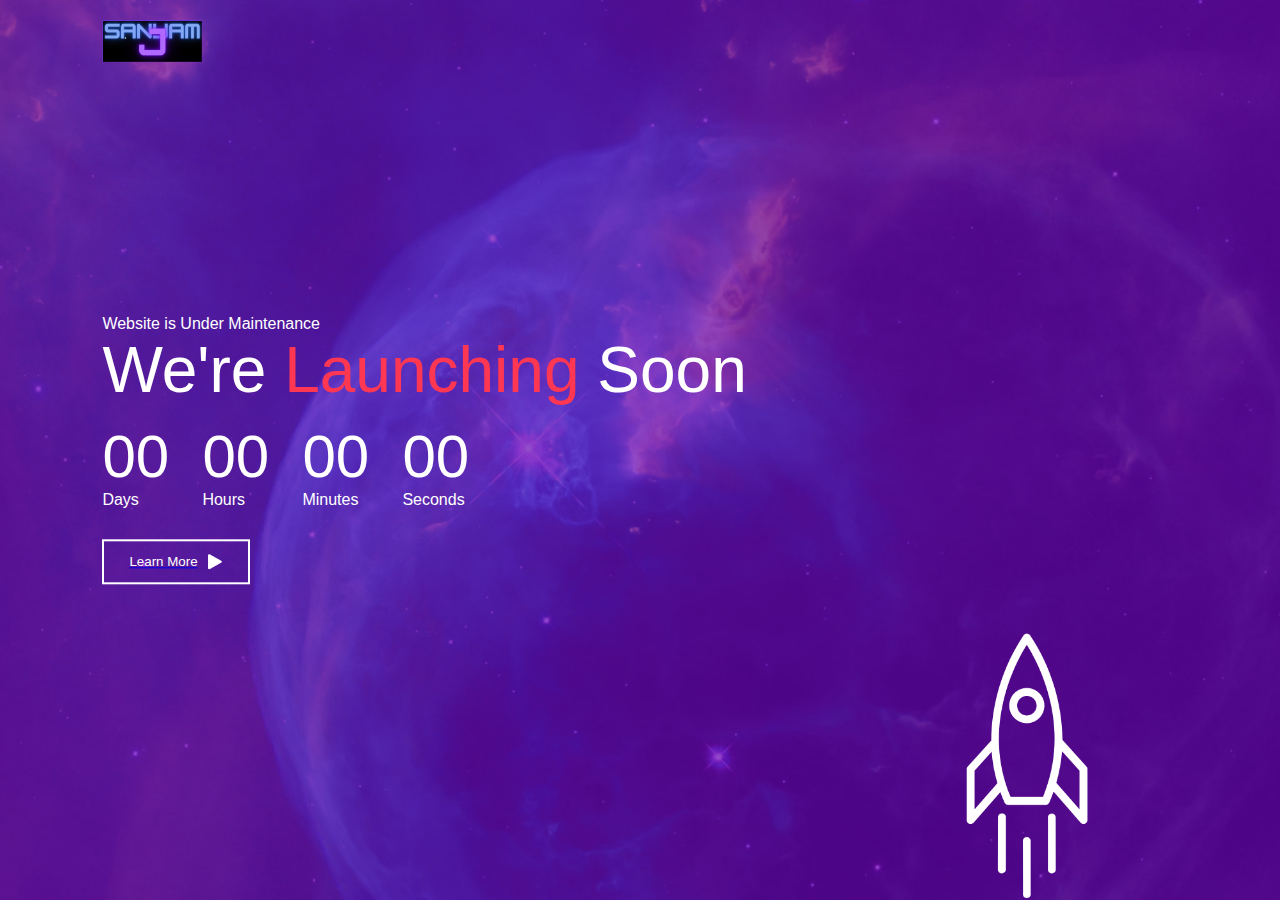
<file: Coming soon web page/index.html>
<!DOCTYPE html>
<html lang="en">
<head>
    <meta charset="UTF-8">
    <meta name="viewport" content="width=device-width, initial-scale=1.0">
    <title>Coming Soon Page!</title>
    <link rel="stylesheet" href="style.css" type="text/css">
</head>
<body>
    <div class="container">
        <img src="logo2.png" class="logo">
        <div class="content">
            <p>Website is Under Maintenance</p>
            <h1>We're <span>Launching</span> Soon</h1>
            <div class="launch_time">
                <div>
                    <p id="days">00</p>
                    <span>Days</span>
                </div>
                <div>
                    <p id="hours">00</p>
                    <span>Hours</span>
                </div>
                <div>
                    <p id="mins">00</p>
                    <span>Minutes</span>
                </div>
                <div>
                    <p id="secs">00</p>
                    <span>Seconds</span>
                </div>
            </div>

            <a href="../Weather AppV2/index.html">
                <button type="button">Learn More <img src="triangle.png">
                </button>
            </a>
            
        </div>
        <img src="rocket.png" class="rocket">
    </div>
    <script src="script.js"></script>
</body>
</html>
</file>
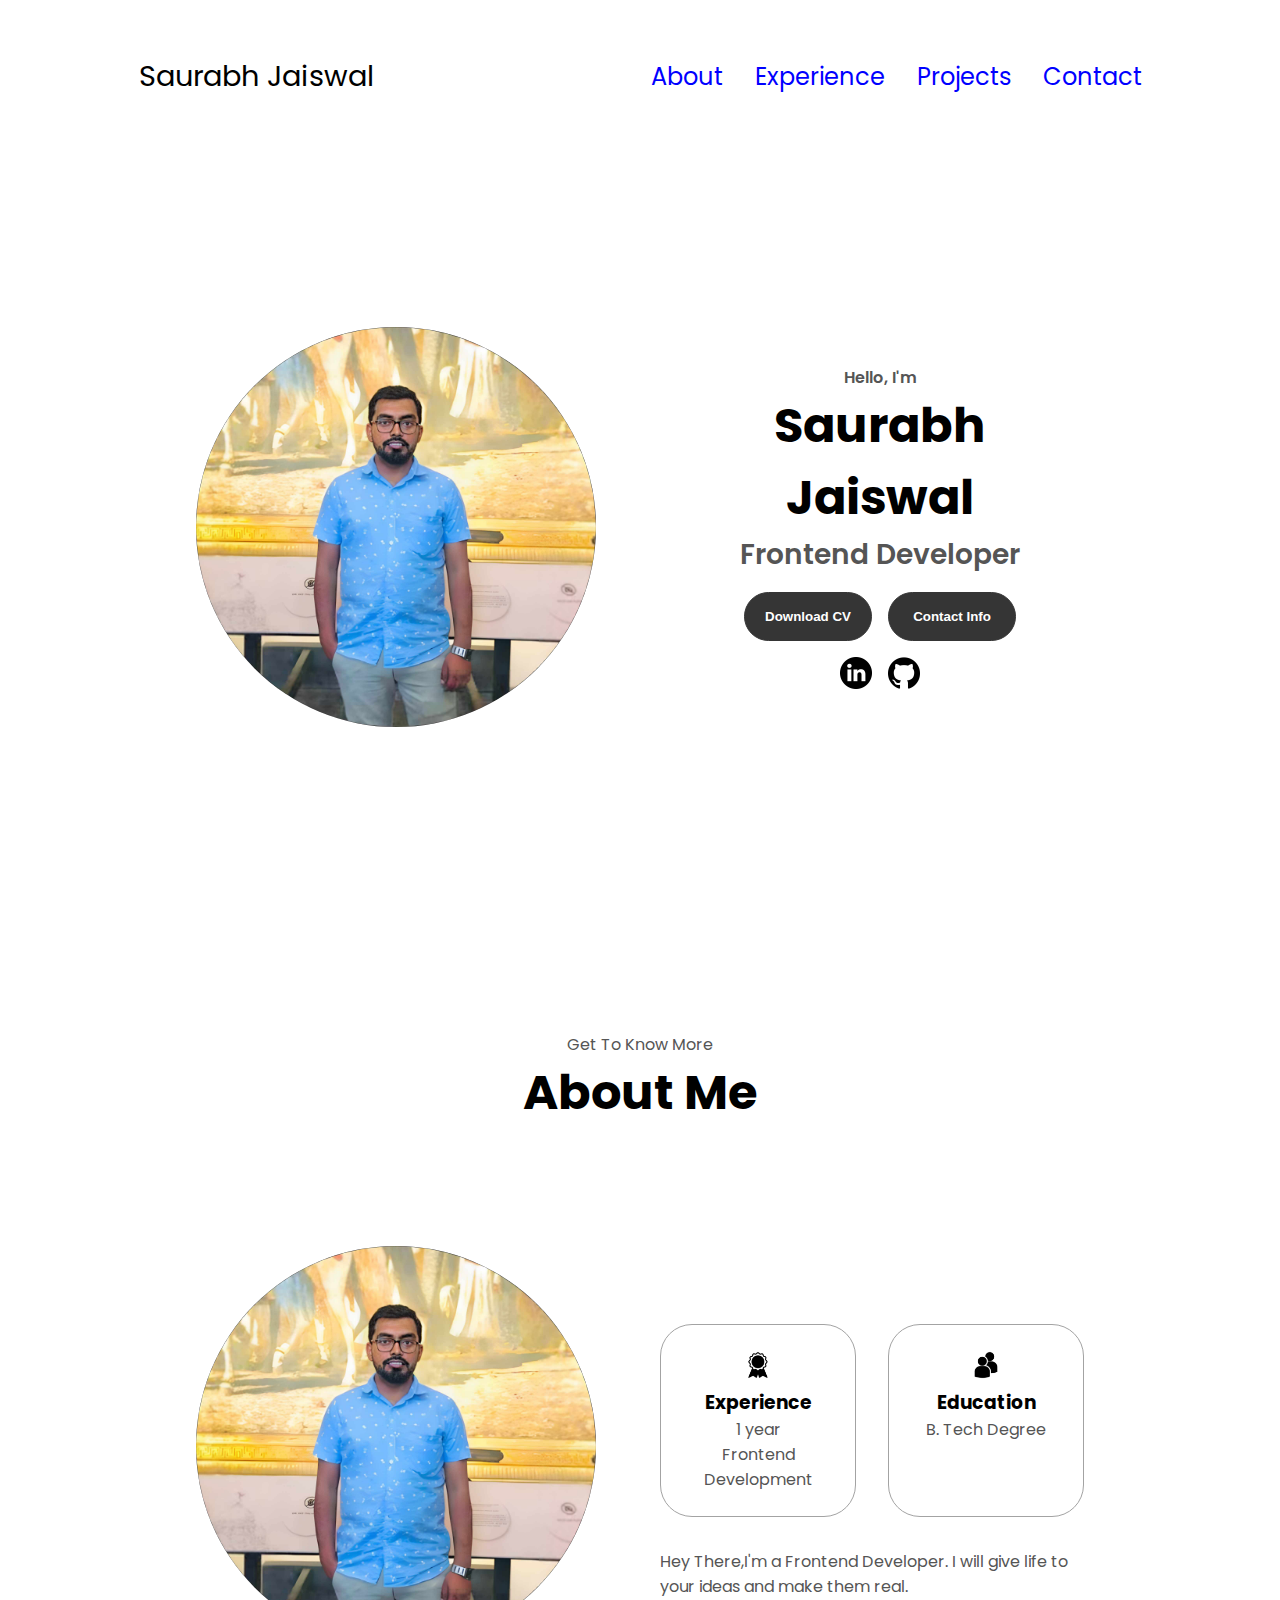
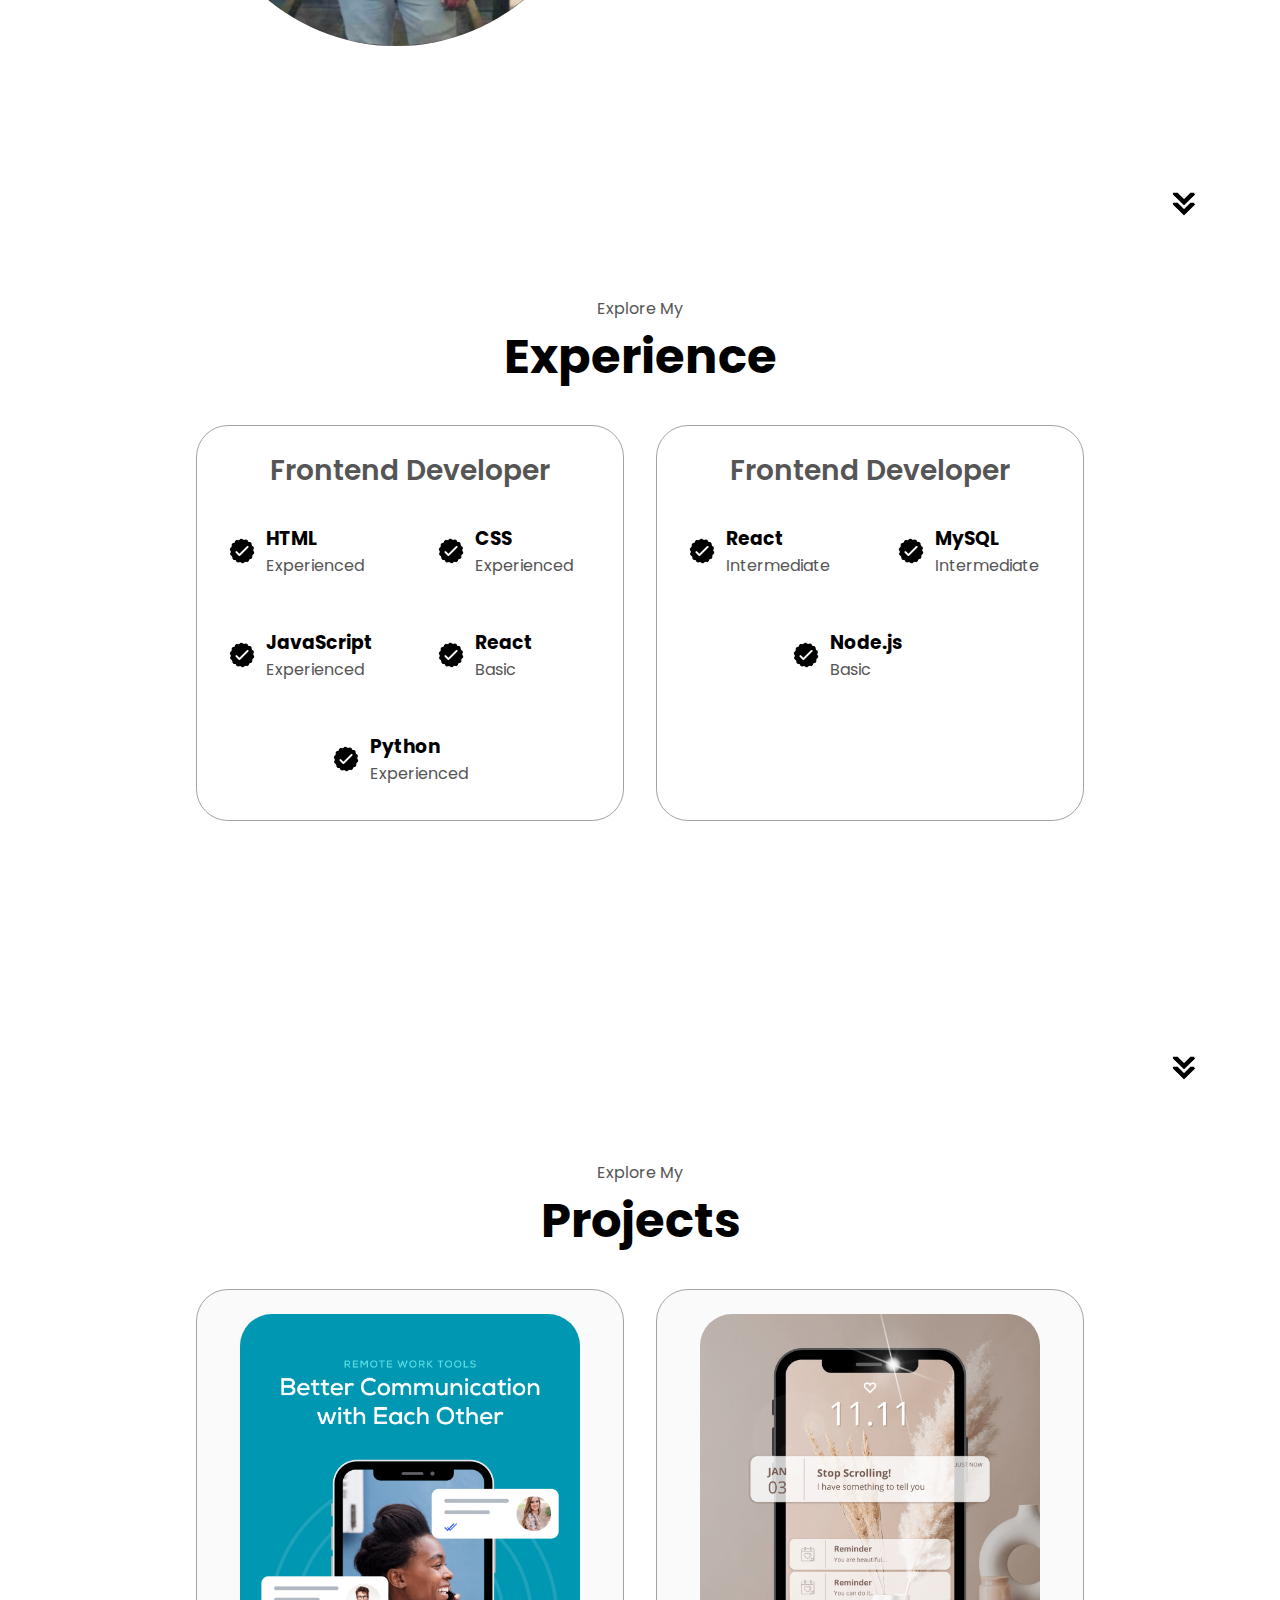
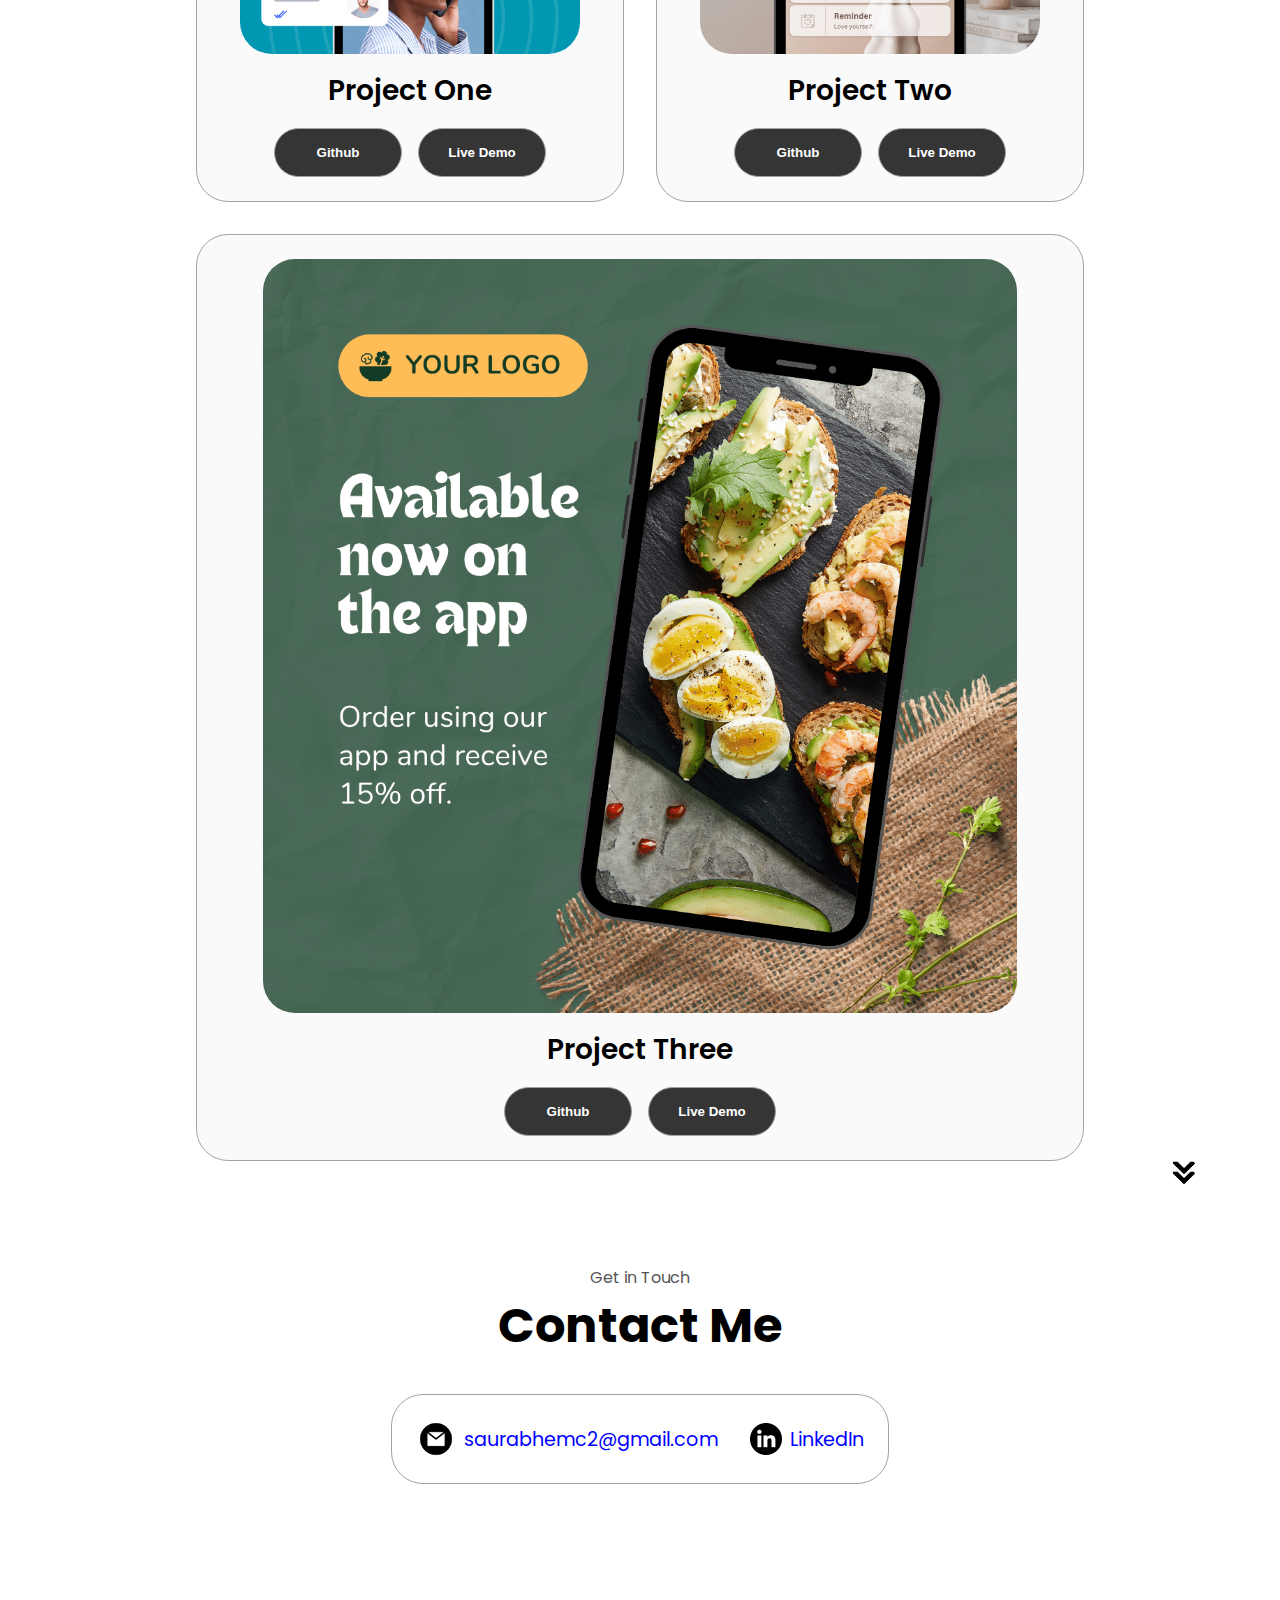
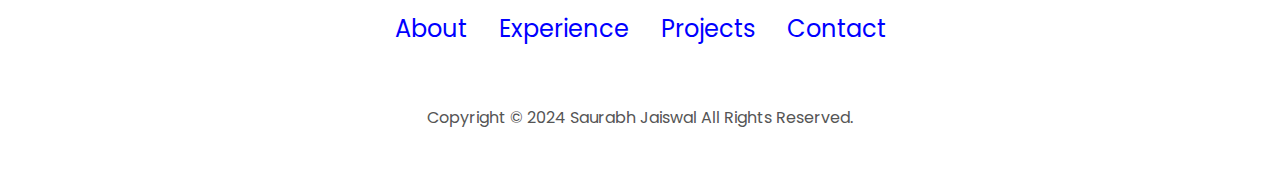
<file: Developer Portfolio/index.html>
<!DOCTYPE html>
<html lang="en">

<head>
    <meta charset="UTF-8">
    <meta name="viewport" content="width=device-width, initial-scale=1.0">
    <title>My Portfolio</title>
    <link rel="stylesheet" href="style.css">
    <link rel="stylesheet" href="mediaqueries.css">
</head>

<body>
    <nav id="desktop-nav">
        <div class="logo">Saurabh Jaiswal</div>
        <div>
            <ul class="nav-links">
                <li><a href="#about">About</a></li>
                <li><a href="#experience">Experience</a></li>
                <li><a href="#projects">Projects</a></li>
                <li><a href="#contact">Contact</a></li>
            </ul>
        </div>
    </nav>
    <nav id="hamburger-nav">
        <div class="logo">Saurabh Jaiswal</div>
        <div class="hamburger-menu">
            <div class="hamburger-icon" onclick="togglemenu()">
                <span></span>
                <span></span>
                <span></span>
            </div>
            <div class="menu-links">
                <li><a href="#about" onclick="togglemenu()">About</a></li>
                <li><a href="#experience" onclick="togglemenu()">Experience</a></li>
                <li><a href="#projects" onclick="togglemenu()">Projects</a></li>
                <li><a href="#contact" onclick="togglemenu()">Contact</a></li>
            </div>
        </div>
    </nav>
    <section id="profile">
        <div class="section_pic_conatiner">
            <img src="assets/profile-pic.png" alt="Saurabh Sanyam Profile" class="section_pic_round">
        </div>
        <div class="section_text">
            <p class="section_text_p1">Hello, I'm</p>
            <h1 class="title">Saurabh Jaiswal</h1>
            <p class="section_text_p2">Frontend Developer</p>
            <div class="btn_container">
                <button class="btn_color_2" onclick="window.open('./assets/Resume.pdf')">
                    Download CV</button>
                <button class="btn_color_1" onclick="location.href='./#contact'">
                    Contact Info</button>
            </div>
            <div id="socials_container">
                <img src="assets/linkedin.png" alt="My LinkedIn Profile" class="icon"
                    onclick="location.href='https://www.linkedin.com/in/sanyam-saurabh/'">
                <img src="assets/github.png" alt="My Github Profile" class="icon"
                    onclick="location.href='https://www.github.com/sanyam-saurabh/'">
            </div>
        </div>

    </section>
    <section id="about">
        <p class="section_text_p1">Get To Know More</p>
        <h1 class="title">About Me</h1>
        <div class="section-container">
            <div class="section_pic_conatiner">
                <img src="assets/profile-pic.png" alt="Profile picture" class="section_pic_round">
            </div>
            <div class="about-details-container">
                <div class="about-containers">
                    <div class="details-container">
                        <img src="assets/experience.png" alt="Experience icon" class="icon">
                        <h3>Experience</h3>
                        <p>1 year <br> Frontend Development</p>
                    </div>
                    <div class="details-container">
                        <img src="assets/education.png" alt="Education icon" class="icon">
                        <h3>Education</h3>
                        <p>B. Tech Degree</p>
                    </div>
                </div>
                <div class="text-container">
                    <p>
                        Hey There,I'm a Frontend Developer.
                        I will give life to your ideas and make them real.
                    </p>
                </div>
            </div>
        </div>
        <img src="assets/arrow.png" alt="Arrow icon" class="icon arrow" onclick="location.href='#experience'">
    </section>
    <section id="experience">
        <p class="section_text_p1">Explore My</p>
        <h1 class="title">Experience</h1>
        <div class="experience-details-container">
            <div class="about-containers">
                <div class="details-container">
                    <h2 class="experience-sub-title">Frontend Developer</h2>
                    <div class="article-container">
                        <article>
                            <img src="assets/checkmark.png" alt="experience" class="icon">
                            <div>
                                <h3>HTML</h3>
                                <p>Experienced</p>
                            </div>
                        </article>
                        <article>
                            <img src="assets/checkmark.png" alt="experience" class="icon">
                            <div>
                                <h3>CSS</h3>
                                <p>Experienced</p>
                            </div>
                        </article>
                        <article>
                            <img src="assets/checkmark.png" alt="experience" class="icon">
                            <div>
                                <h3>JavaScript</h3>
                                <p>Experienced</p>
                            </div>
                        </article>
                        <article>
                            <img src="assets/checkmark.png" alt="experience" class="icon">
                            <div>
                                <h3>React</h3>
                                <p>Basic</p>
                            </div>
                        </article>
                        <article>
                            <img src="assets/checkmark.png" alt="experience" class="icon">
                            <div>
                                <h3>Python</h3>
                                <p>Experienced</p>
                            </div>
                        </article>
                    </div>
                </div>
                <div class="details-container">
                    <h2 class="experience-sub-title">Frontend Developer</h2>
                    <div class="article-container">
                        <article>
                            <img src="assets/checkmark.png" alt="experience" class="icon">
                            <div>
                                <h3>React</h3>
                                <p>Intermediate</p>
                            </div>
                        </article>
                        <article>
                            <img src="assets/checkmark.png" alt="experience" class="icon">
                            <div>
                                <h3>MySQL</h3>
                                <p>Intermediate</p>
                            </div>
                        </article>
                        <article>
                            <img src="assets/checkmark.png" alt="experience" class="icon">
                            <div>
                                <h3>Node.js</h3>
                                <p>Basic</p>
                            </div>
                        </article>
                        
                    </div>
                </div>
            </div>
        </div>
        <img src="assets/arrow.png" alt="Arrow icon" class="icon arrow" onclick="location.href='#projects'">
    </section>
    <section id="projects">
        <p class="section_text_p1">Explore My</p>
        <h1 class="title">Projects</h1>
        <div class="experience-details-container">
            <div class="about-containers">
                <div class="details-container color-container">
                    <div class="article-container">
                        <img src="assets/project-1.png" alt="project-1" class="project-img">
                    </div>
                    <h2 class="experience-sub-title project-title">Project One</h2>
                    <div class="btn_container">
                        <button class="btn btn_color_2 project-btn" onclick="location.href='https://www.github.com/sanyam-saurabh/'">
                        Github
                        </button>
                        <button class="btn btn_color_2 project-btn" onclick="location.href='https://www.github.com/sanyam-saurabh/'">
                        Live Demo
                        </button>
                    </div>
                </div>
                <div class="details-container color-container">
                    <div class="article-container">
                        <img src="assets/project-2.png" alt="project-2" class="project-img">
                    </div>
                    <h2 class="experience-sub-title project-title">Project Two</h2>
                    <div class="btn_container">
                        <button class="btn btn_color_2 project-btn" onclick="location.href='https://www.github.com/sanyam-saurabh/'">
                        Github
                        </button>
                        <button class="btn btn_color_2 project-btn" onclick="location.href='https://www.github.com/sanyam-saurabh/'">
                        Live Demo
                        </button>
                    </div>
                </div>
                <div class="details-container color-container">
                    <div class="article-container">
                        <img src="assets/project-3.png" alt="project-3" class="project-img">
                    </div>
                    <h2 class="experience-sub-title project-title">Project Three</h2>
                    <div class="btn_container">
                        <button class="btn btn_color_2 project-btn" onclick="location.href='https://www.github.com/sanyam-saurabh/'">
                        Github
                        </button>
                        <button class="btn btn_color_2 project-btn" onclick="location.href='https://www.github.com/sanyam-saurabh/'">
                        Live Demo
                        </button>
                    </div>
                </div>

            </div>

        </div>
        <img src="assets/arrow.png" alt="Arrow icon" class="icon arrow" onclick="location.href='#contact'">
    </section>
    <section id="contact">
        <p class="section_text_p1">Get in Touch</p>
        <h1 class="title">Contact Me</h1>
        <div class="contact-info-upper-container">
            <div class="contact-info-container">
                <img src="./assets/email.png" alt="Email icon" class="icon contact-icon email-icon" />
                <p><a href="mailto:saurabhemc2@gmail.com">saurabhemc2@gmail.com</a></p>
            </div>
            <div class="contact-info-container">
                <img src="./assets/linkedin.png" alt="LinkedIn icon" class="icon contact-icon" />
                <p><a href="https://www.linkedin.com/sanyam-saurabh">LinkedIn</a></p>
            </div>
        </div>
    </section>
    <footer>
        <nav>
            <div class="nav-links-container">
                <ul class="nav-links">
                    <li><a href="#about">About</a></li>
                    <li><a href="#experience">Experience</a></li>
                    <li><a href="#projects">Projects</a></li>
                    <li><a href="#contact">Contact</a></li>
                </ul>
            </div>
        </nav>
        <p>Copyright &#169; 2024 Saurabh Jaiswal All Rights Reserved.</p>
    </footer>
    <script src="script.js"></script>
</body>

</html>
</file>
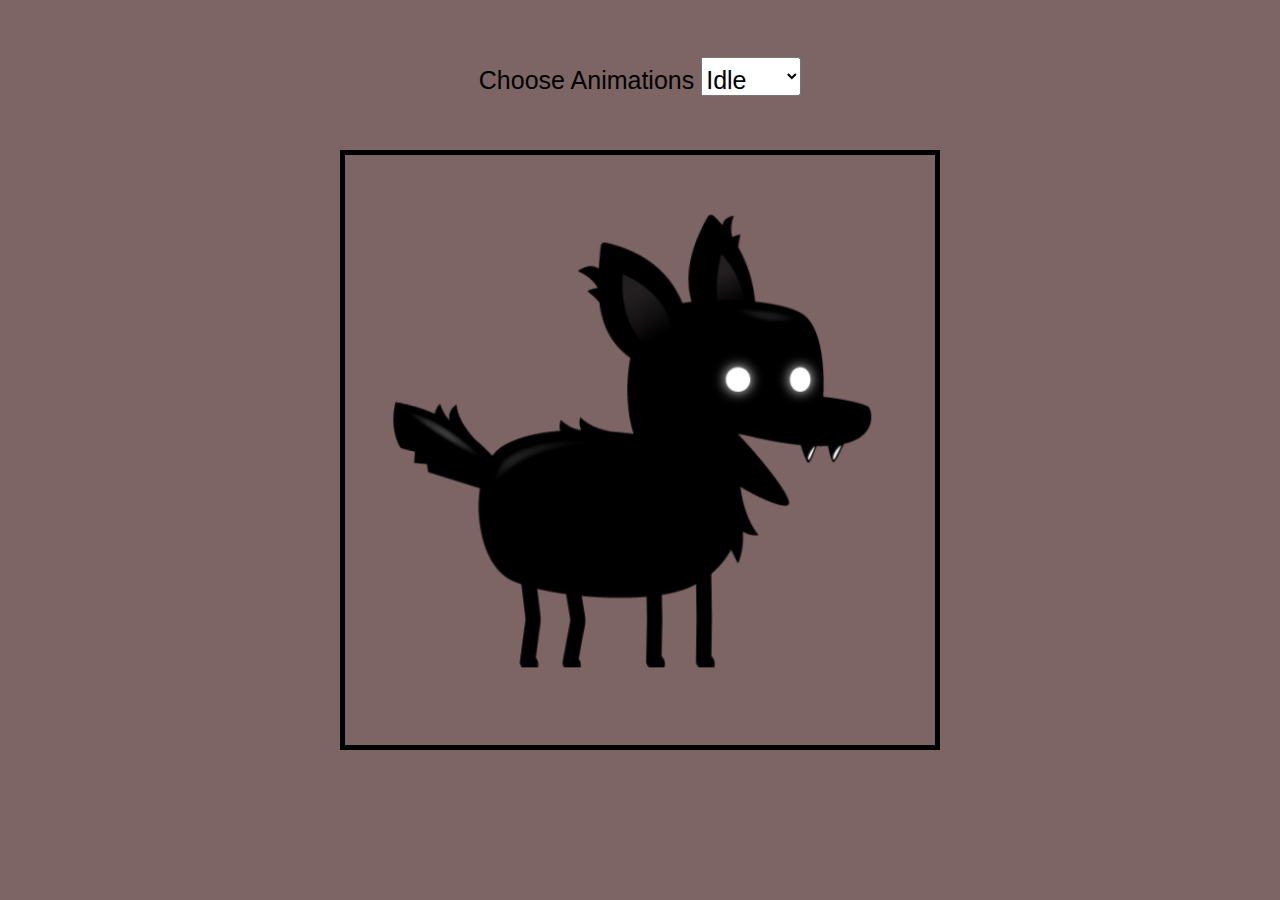
<file: Dog Animation/index.html>
<!DOCTYPE html>
<html lang="en">
<head>
    <meta charset="UTF-8">
    <meta name="viewport" content="width=device-width, initial-scale=1.0">
    <title>Trial</title>
    <link rel="stylesheet" href="style.css">
</head>
<body>
    <canvas id="canvas1"></canvas>
    <div class="controls">
        <label for="animations"> Choose Animations</label>
        <select name="animations" id="animations">
            <option value="idle">Idle</option>
            <option value="jump">Jump</option>
            <option value="fall">Fall</option>
            <option value="run">Run</option>
            <option value="dizzy">Dizzy</option>
            <option value="sit">Sit</option>
            <option value="roll">Roll</option>
            <option value="bite">Bite</option>
            <option value="ko">KO</option>
            <option value="gethit">Get Hit</option>
            
        </select>
    </div>
    



    <script src="script.js"></script>
</body>
</html>
</file>
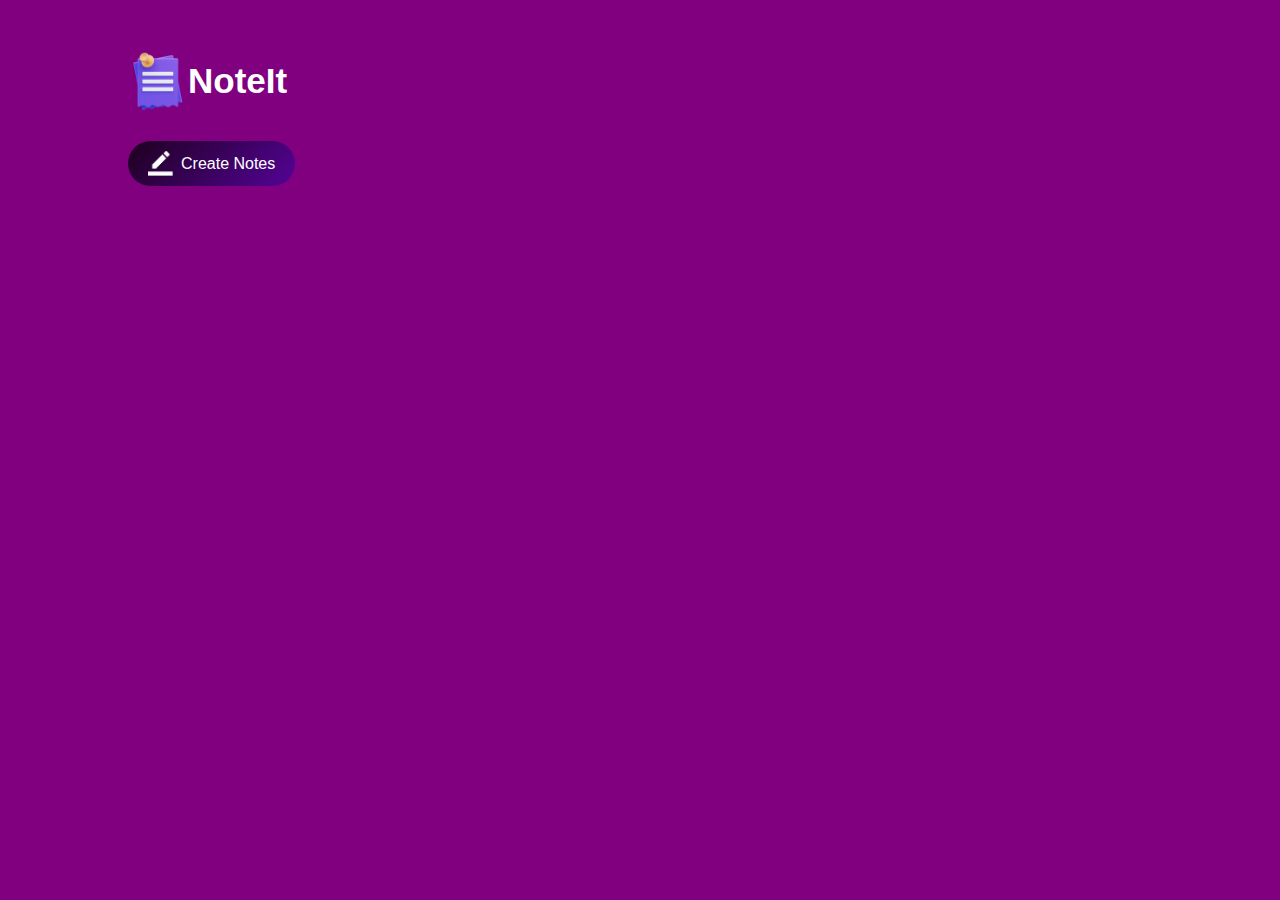
<file: NoteIt/index.html>
<!DOCTYPE html>
<html lang="en">
<head>
    <meta charset="UTF-8">
    <meta name="viewport" content="width=device-width, initial-scale=1.0">
    <title>NoteIt App</title>
    <link rel="stylesheet" href="style.css">
</head>
<body>
    <div class="container">
        <h1><img src="images/notes.png">NoteIt</h1>
        <button class="btn"><img src="images/edit.png">Create Notes</button>
        <div class="notes-container">
            <!-- <p contenteditable="true" class="input-box">
                <img src="images/delete.png">
            </p> -->
        </div>
    </div>


    <script src="script.js"></script>
    
</body>
</html>
</file>
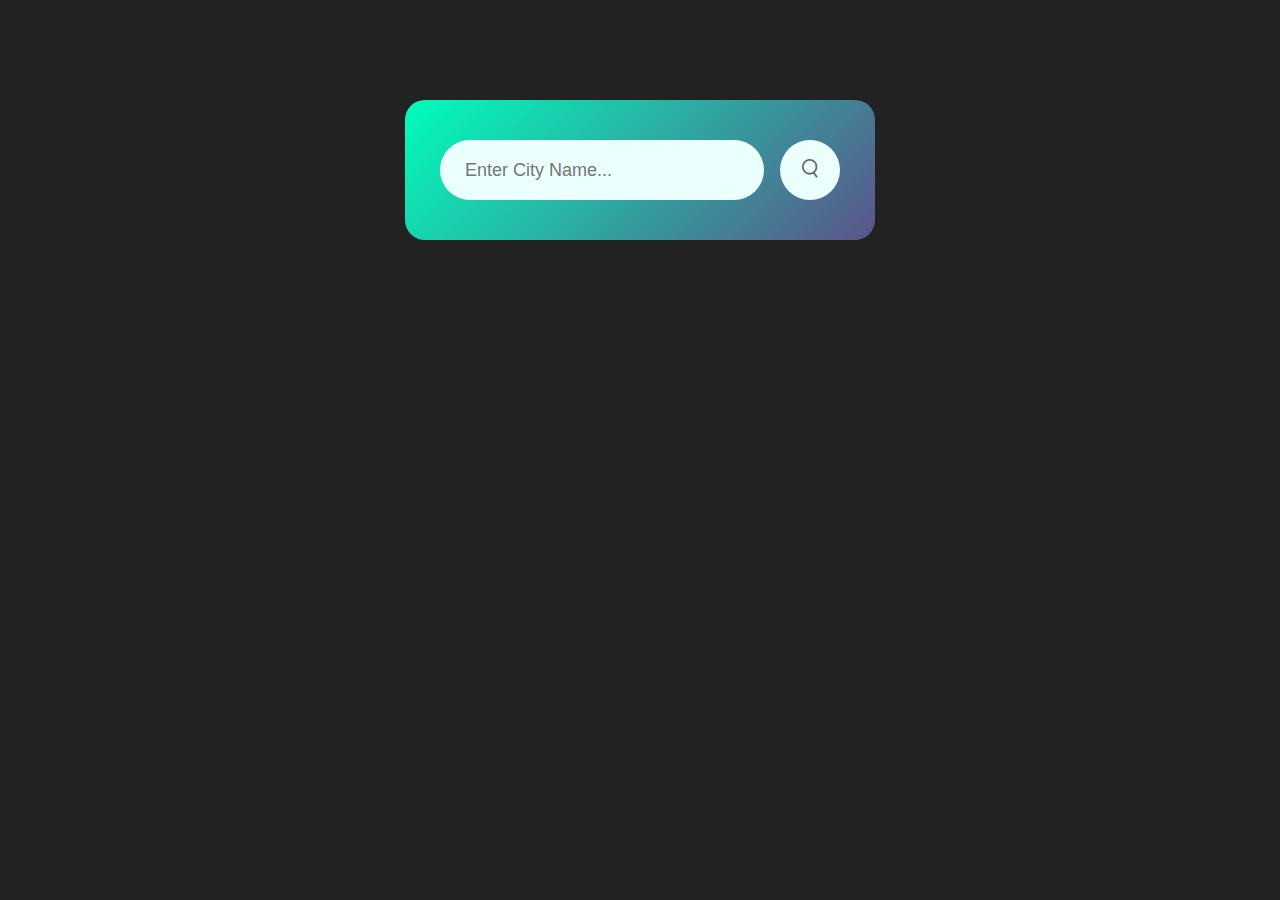
<file: Weather App/index.html>
<!DOCTYPE html>
<html lang="en">
<head>
    <meta charset="UTF-8">
    <meta name="viewport" content="width=device-width, initial-scale=1.0">
    <title>Weather App version 2</title>
    <link rel="stylesheet" href="style.css">
</head>
<body>
    <div class="card">
        <div class="search">
            <input type="text" placeholder="Enter City Name..." spellcheck="false">
            <button><img src="images/search.png"></button>
        </div>
        <div class="error">
            <p>Invalid City Name</p>
        </div>
        <div class="weather">
            <img src="images/rain.png" class="weather-icon">
            <h1 class="temp">22°C</h1>
            <h2 class="city">Noida</h2>
            <div class="details">
                <div class="col">
                    <img src="images/humidity.png">
                    <div>
                        <p class="humidity">50%</p>
                        <p>Humidity</p>
                    </div>
                </div>
                <div class="col">
                    <img src="images/wind.png">
                    <div>
                        <p class="wind">15 km/h</p>
                        <p>Wind Speed</p>
                    </div>
                </div>
            </div>
        </div>
    </div>
    <script src="script.js"></script>
    
    
</body>
</html>
</file>
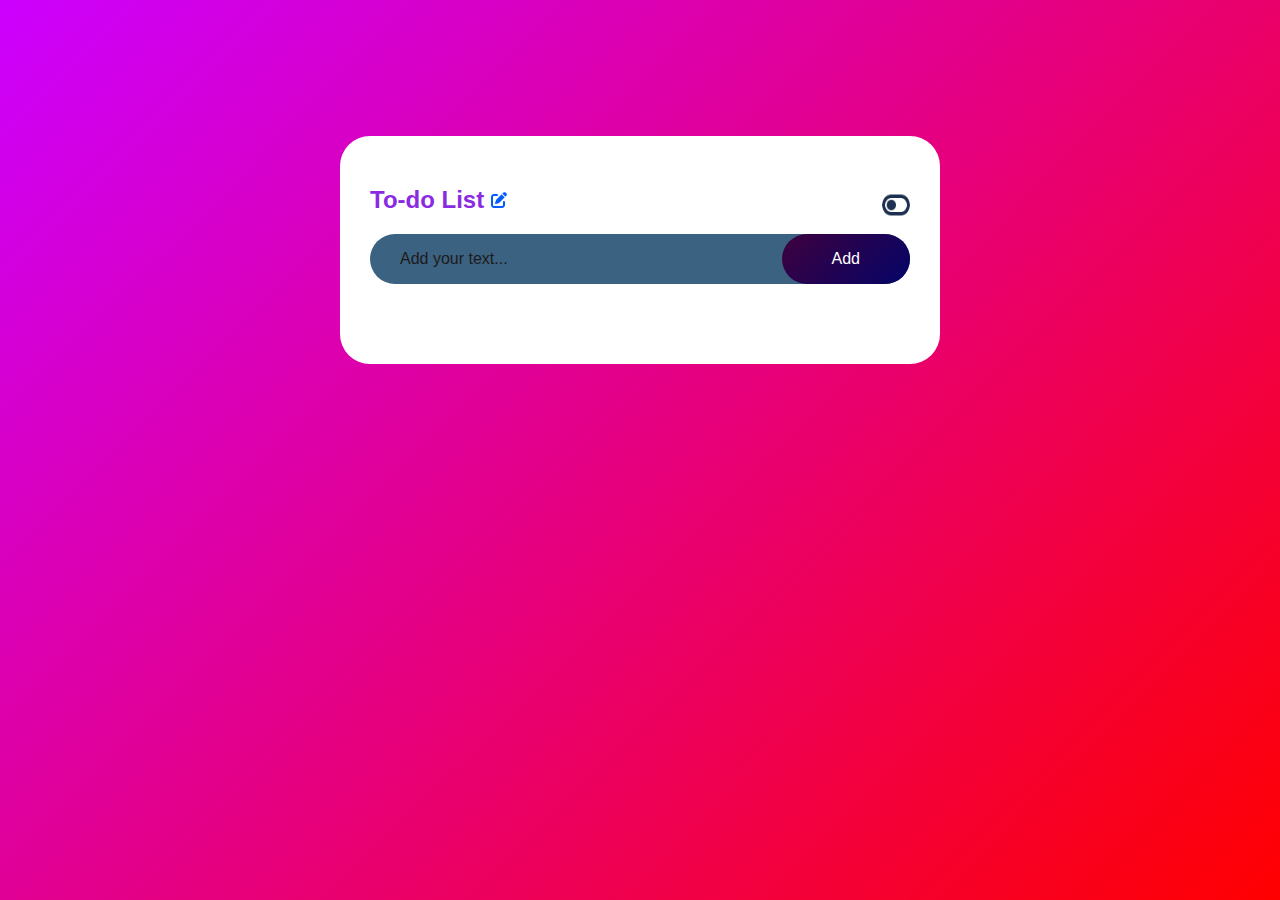
<file: To-do-List/index .html>
<!DOCTYPE html>
<html lang="en">
<head>
    <meta charset="UTF-8">
    <meta name="viewport" content="width=device-width, initial-scale=1.0">
    <link rel="icon" href="images/pen-to-square-regular.png" type="image/x-icon">
    <title>To-Do List Application</title>
    <link rel="stylesheet" href="style.css">
</head>
<body>
    <div class="container">
        <div class="app">
            <div class="header">
                <h2>To-do List <img src="images/pen-to-square-solid.png"></h2>
                <img src="images/toggle-off-solid.png" id="toggle">
            </div>
            
            
            <div class="row">
                <input type="text" placeholder="Add your text..." id="task">
                <button onclick="addTask()">Add</button>
            </div>
            <ul id="tasklist">
                <!-- <li class="checked">task1 <img src="images/circle-xmark-regular.png" alt=""></li>
                <li>task2</li>
                <li>task3</li> -->
            </ul>
        </div>
    </div>


    <script src="script.js"></script>

    
</body>
</html>
</file>
<file: Coming soon web page/style.css>
*{
    margin: 0;
    padding: 0;
    font-family: 'poppins', sans-serif;
    box-sizing: border-box;
}

.container{
    width: 100vw;
    height: 100vh;
    background-image: url(background.png);
    background-position: center;
    background-size: cover;
    padding: 0 8%;
    position: relative;
}
.logo{
    width: 100px;
    padding: 20px 0;
    cursor: pointer;
}
.content{
    top: 50%;
    position: absolute;
    transform: translateY(-50%);
    color: #fff;
}
.content h1{
    font-size: 64px;
    font-weight: 500;
}
.content h1 span{
    color: #ff3753;
}
.content button{
    background: transparent;
    border: 2px solid #fff;
    outline: none;
    padding: 12px 25px;
    color: #fff;
    display: flex;
    align-items: center;
    margin-top: 30px;
    cursor: pointer;

}
.content button img{
    width: 15px;
    margin-left: 10px;
}
.launch_time{
    display: flex;
}
.launch_time div{
    flex-basis: 100px;
}
.launch_time div p{
    font-size: 60px;
    margin-top: 15px;
}
.rocket{
    width: 250px;
    position: absolute;
    right: 10%;
    bottom: 0;
    animation: rocket 4s linear infinite;
}
@keyframes rocket {
    0%{
        bottom: 0;
        opacity: 0;
    }
    100%{
        bottom: 105%;
        opacity: 1;
    }
    
}
</file>
<file: Developer Portfolio/style.css>
/* General1 */


@import url('https://fonts.googleapis.com/css2?family=Poppins:wght@300;400;500;600&display=swap');

* {
    margin: 0;
    padding: 0;
}

body {
    font-family: 'Poppins', sans-serif;
}

html {
    scroll-behavior: smooth;
}

p {
    color: rgb(85, 85, 85);
}

/* Tansition */
a,
.btn {
    transition: all 300ms ease;
}

/* Desktop Nav */
nav,
.nav-links {
    display: flex;
}

nav {
    justify-content: space-around;
    align-items: center;
    height: 17vh;
}

.nav-links {
    gap: 2rem;
    list-style: none;
    font-size: 1.5rem;
}

a {
    color: blue;
    text-decoration: none;
    text-decoration-color: white;
}

a:hover {
    color: grey;
    text-decoration: underline;
    text-underline-offset: 1rem;
}

.logo {
    font-size: 1.8rem;
}

.logo:hover {
    cursor: default;
}

/* Hamburger Menu */
#hamburger-nav {
    display: none;
}

.hamburger-menu {
    position: relative;
    display: inline-block;
}

.hamburger-icon {
    display: flex;
    flex-direction: column;
    justify-content: space-between;
    height: 24px;
    width: 30px;
    cursor: pointer;
}

.hamburger-icon span {
    width: 100%;
    height: 2px;
    background-color: black;
    transition: all 0.3 ease-in-out;
}

.menu-links {
    position: absolute;
    top: 100%;
    right: 0;
    background-color: white;
    width: fit-content;
    max-height: 0;
    overflow: hidden;
    transition: all 0.3 ease-in-out;
}

.menu-links a {
    display: block;
    padding: 10px;
    text-align: center;
    font-size: 1.5rem;
    color: black;
    text-decoration: none;
    transition: all 0.3 ease-in-out;
}

.menu-links li {
    list-style: none;
}

.menu-links.open {
    max-height: 300px;
}

.hamburger-icon.open span:first-child {
    transform: rotate(45deg) translate(10px, 5px);
}

.hamburger-icon.open span:nth-child(2) {
    opacity: 0;
}

.hamburger-icon.open span:last-child {
    transform: rotate(-45deg) translate(10px, -5px);
}

.hamburger-icon span:first-child {
    transform: none;
}

.hamburger-icon span:first-child {
    opacity: 1;
}

.hamburger-icon span:first-child {
    transform: none;
}

/* Sections */
section {
    padding: 4vh;
    height: 96vh;
    margin: 0 10rem;
    box-sizing: border-box;
    min-height: fit-content;
}

/* Profile */
#profile {
    display: flex;
    justify-content: center;
    gap: 5rem;
    height: 80vh;
}

.section_pic_conatiner {
    display: flex;
    height: 400px;
    width: 400px;
    margin: auto 0;
}

.section_pic_round {
    width: 400px;
    height: 400px;
    border-radius: 50%;
}

.section_text {
    align-self: center;
    text-align: center;
}

.section_text p {
    font-weight: 600;
}

.section_text_p1 {
    text-align: center;
}

.section_text_p2 {
    font-size: 1.75rem;
    margin-bottom: 1rem;
}

.title {
    font-size: 3rem;
    text-align: center;
}

#socials_container {
    display: flex;
    justify-content: center;
    margin-top: 1rem;
    gap: 1rem;
}

/* Icons */
.icon {
    cursor: pointer;
    height: 2rem;
}

/* Buttons */
.btn_container {
    display: flex;
    justify-content: center;
    gap: 1rem;
}

.btn_color_1,
.btn_color_2 {
    border: rgb(53, 53, 53) 0.1rem solid;
    background: rgb(53, 53, 53);
    color: white;
    font-weight: 600;
    transition: all 300ms ease;
    padding: 1rem;
    width: 8rem;
    border-radius: 2rem;
}

.btn_color_1:hover,
.btn_color_2:hover {
    cursor: pointer;
    background: rgb(0, 0, 0);
    border: rgb(255, 255, 255) 0.1rem solid;
}

/* About Section */
#about {
    position: relative;
}

.about-containers {
    gap: 2rem;
    margin-bottom: 2rem;
    margin-top: 2rem;
}

.about-details-container {
    justify-content: center;
    flex-direction: column;
}

.about-containers,
.about-details-container {
    display: flex;
}

.arrow {
    position: absolute;
    right: -5rem;
    bottom: 2.5rem;
}

.details-container {
    padding: 1.5rem;
    flex: 1;
    background: white;
    border-radius: 2rem;
    border: rgb(53, 53, 53) 0.1rem solid;
    border-color: rgb(163, 163, 163);
    text-align: center;
}

.section-container {
    display: flex;
    gap: 4rem;
    height: 80%;
}

/* Experience */
#experience {
    position: relative;
}

.experience-sub-title {
    color: rgb(85, 85, 85);
    font-weight: 600;
    font-size: 1.75rem;
    margin-bottom: 2rem;
}

.experience-details-container {
    display: flex;
    justify-content: center;
    flex-direction: column;
}

.article-container {
    display: flex;
    text-align: initial;
    flex-wrap: wrap;
    flex-direction: row;
    gap: 2.5rem;
    justify-content: space-around;
}

article {
    display: flex;
    align-items: center;
    width: 10rem;
    gap: 0.5rem;
    margin-bottom: 10px;
}

article.icon {
    cursor: default;
}

/* Projects */
#projects {
    position: relative;
}

.color-container {
    border-color: rgb(163, 163, 163);
    background: rgb(250, 250, 250);
}

.project-img {
    border-radius: 2rem;
    width: 90%;
    height: 90%;
}

.project-title {
    margin: 1rem;
    color: black;
}

.project-btn {
    border-color: rgb(163, 163, 163);
}

/* Contact */
#contact {
    display: flex;
    justify-content: center;
    flex-direction: column;
    height: 70vh;
}

.contact-info-upper-container {
    display: flex;
    justify-content: center;
    border-radius: 2rem;
    border: rgb(53, 53, 53) 0.1rem solid;
    border-color: rgb(163, 163, 163);
    background: (250, 250, 250);
    margin: 2rem auto;
    padding: 0.5rem;
}

.contact-info-container {
    display: flex;
    align-items: center;
    justify-content: center;
    gap: 0.5rem;
    margin: 1rem;
}

.contact-info-container p {
    font-size: larger;
}

.contact-icon {
    cursor: default;
}

.email-icon {
    height: 2.5rem;
}
/* Footer */

footer {
    height: 26vh;
    margin: 0 1rem;
  }
  
  footer p {
    text-align: center;
  }
</file>
<file: Developer Portfolio/mediaqueries.css>
@media screen and (max-width: 1400px) {
    #profile {
        height: 83vh;
        margin-bottom: 6rem;
    }

    .about-containers {
        flex-wrap: wrap;
    }

    #contact,
    #projects {
        height: fit-content;
    }
}


@media screen and (max-width: 1200px) {
    #desktop-nav {
        display: none;
    }

    #hamburger-nav {
        display: flex;
    }

    #experience,
    .experience-details-container {
        margin-top: 2rem;
    }

    #profile,
    .section-container {
        display: block;
    }

    .arrow {
        display: none;
    }

    section,
    .section-container {
        height: fit-content;
    }

    section {
        margin: 0 5%;
    }

    .section_pic_conatiner {
        width: 275px;
        height: 275px;
        margin: 0 auto 2rem;
    }

    .section_pic_round {
        width: 275px;
        height: 275px;
        margin: 0 auto 2rem;
    }

    .about-containers {
        margin-top: 0;
    }

}


@media screen and (max-width: 600px) {

    #contact,
    footer {
        height: 40vh;
    }

    #profile {
        height: 83vh;
        margin-bottom: 0;
    }

    article {
        font-size: 1rem;
    }

    footer nav {
        height: fit-content;
        margin-bottom: 2rem;
    }

    .about-containers,
    .contact-info-upper-container,
    .btn_container {
        flex-wrap: wrap;
    }

    .contact-info-container {
        margin: 0;
    }

    .contact-info-container,
    .nav-links li a {
        font-size: 1 rem;
    }

    .experience-sub-title {
        font-size: 1.25rem;
    }

    .logo {
        font-size: 1.5rem;
    }

    .nav-links {
        flex-direction: column;
        gap: 0.5rem;
        text-align: center;
    }

    .section_pic_conatiner {
        width: auto;
        height: 46vw;
        justify-content: center;
    }

    .section_pic_round {
        width: auto;
        height: 46w;
        justify-content: center;
    }

    .section_text_p2 {
        font-size: 1.25rem;
    }

    .title {
        font-size: 2rem;
    }

    .text-container {
        text-align: justify;
    }
}
</file>
<file: Dog Animation/style.css>
*{
    margin: 0;
    padding: 0;
    box-sizing: border-box;
    font-family: 'Poppins' , sans-serif;
}
body{
    background: rgb(126, 101, 101);
}
#canvas1{
    border: 5px solid black;
    position: absolute;
    top: 50%;
    left: 50%;
    transform: translate(-50% , -50%);
    width: 600px;
    height: 600px;
}
.controls{
    position: absolute;
    z-index: 10;
    top: 50px;
    left: 50%;
    transform: translateX(-50%);
}
.controls, select, option{
    font-size: 25px;
    padding-top: 7px;
}
</file>
<file: NoteIt/style.css>
*{
    margin: 0;
    padding: 0;
    box-sizing: border-box;
    font-family: 'Poppins' , sans-serif;
}

.container{
    width: 100%;
    min-height: 100vh;
    background: purple;
    color: #fff;
    padding-top: 4%;
    padding-bottom: 1%;
    padding-left: 10%;
}
.container h1{
    display: flex;
    align-items: center;
    font-size: 35px;
    font-weight: 600;
}
.container h1 img{
    width: 60px;
}
.container button{
    display: flex;
    align-items: center;
    background: linear-gradient(135deg , rgb(30, 0, 30) , #540397);
    color: #fff;
    font-size: 16px;
    outline: 0;
    border: 0;
    border-radius: 40px;
    padding: 10px 20px;
    margin: 30px 0  20px;

}
.container button img{
    width: 25px;
    margin-right: 8px;
}
.input-box{
    width: 100%;
    max-width: 500px;
    position: relative;
    min-height: 150px;
    background: #fff;
    color: rgb(24, 23, 23);
    padding: 20px;
    margin: 20px 0;
    border-radius: 20px;
    outline: none;
}
.input-box img{
    width: 25px;
    position: absolute;
    bottom: 15px;
    right: 15px;
    cursor: pointer;
}
</file>
<file: Weather App/style.css>
*{
    margin: 0;
    padding: 0;
    font-family: 'Poppins', sans-serif;
    box-sizing: border-box;
}
body{
    background: #222;
}
.card{
    width: 90%;
    max-width: 470px;
    background: linear-gradient(135deg , #00feba, #5b548a);
    color: #fff;
    margin: 100px auto 0;
    border-radius: 20px;
    padding: 40px 35px;
    text-align: center;
}
.search{
    width: 100%;
    display: flex;
    align-items: center;
    justify-content: space-between;
}
.search input{
    border: 0;
    outline: 0;
    background: #ebfffc;
    color: #555;
    padding: 10px 25px;
    height: 60px;
    border-radius: 30px;
    flex: 1;
    margin-right: 16px;
    font-size: 18px;
}
.search button{
    border: 0;
    outline: 0;
    background: #ebfffc;
    border-radius: 50%;
    width: 60px;
    height: 60px;
    cursor: pointer;
}
.search button img{
    width: 16px;
}
.weather{
    display: none;
}
.weather-icon{
    width: 170px;
    margin-top: 30px;
}
.weather h1{
    font-size: 80px;
    font-weight: 500;
}
.weather h2{
    font-size: 45px;
    font-weight: 400;
    margin-top: -10px;
}
.details{
    display: flex;
    align-items: center;
    justify-content: space-between;
    padding: 0 20px;
    margin-top: 50px;
}
.col{
    display: flex;
    align-items: center;
    text-align: left;
}
.col img{
    width: 40px;
    margin-right: 10px;
}
.humidity, .wind{
    font-size: 28px;
    margin-top: -6px;
}
.error{
    text-align: left;
    margin-left: 10px;
    font-size: 14px;
    margin-top: 10px;
    display: none;
}
</file>
<file: To-do-List/style.css>
*{
    margin: 0;
    padding: 0;
    font-family: 'Poppins', sans-serif;
    box-sizing: border-box;
    color: var(--text);
}
:root{
    --primary-color: linear-gradient(135deg, rgb(204, 0, 255), red);
    --secondary-color: #fff;
    --tertiary: rgb(59, 98, 129);
    --button: linear-gradient(135deg, rgb(62, 1, 62), rgb(4, 4, 103));
    --text: black;
}
.dark-theme{
    --primary-color: linear-gradient(135deg, rgb(62, 1, 62), rgb(4, 4, 103));
    --secondary-color: rgb(0, 0, 0);
    --tertiary: rgb(126, 71, 138);
    --button: linear-gradient(135deg, rgb(204, 0, 255), red);
    --text: #fff;
}
body{
    background: var(--primary-color);
    width: 100%;
    height: 100vh;
    padding: 10px;
}
.container{
    width: 100%;
    max-width: 600px;
    margin: 10% auto 5%;
    padding: 50px 30px 50px ;
    background: var(--secondary-color);
    align-items: center;
    border-radius: 30px;
}
.header{
    display: flex;
    position: relative;
}
.header h2{
    color: blueviolet;
    margin-bottom: 20px;
    /* blueviolet */
    
}
#toggle{
    width: 28px;
    height: 28px;
    position: absolute;
    right: 0;
    top: 5px;
    cursor: pointer;
    border-radius: 50%;
}

.row{
    background: var(--tertiary);
    display: flex;
    justify-content: space-between;
    align-items: center;
    padding-left: 20px;
    margin-bottom: 30px;
    border-radius: 40px;
}
#task{
    flex: 1;
    padding: 10px;
    border: none;
    outline: none;
    background: transparent;
    font-size: 16px;
}
#task::placeholder{
    color: #1c1b1b; /* Set the desired color for the placeholder text */
}
button{
    padding: 16px 50px;
    border-radius: 40px;
    border: none;
    outline: none;
    background: var(--button);
    color: var(--secondary-color);
    font-size: 16px;
    cursor: pointer;
}
ul li{
    position: relative;
    font-size: 16px;
    list-style-type: none;
    padding: 10px 8px 10px 45px ;
    user-select: none;
}
ul li::before{
    content: "";
    background-image: url(images/circle-regular.png);
    position: absolute;
    width: 25px;
    height: 25px;
    border-radius: 50%;
    background-size: cover;
    top: 8px;
    left: 8px;
}
.checked{
    color: var(--tertiary);
    text-decoration: line-through;
}
.checked::before{
    background-image: url(images/circle-check-solid.png);
}
ul li img{
    position: absolute;
    right: 0;
    top: 5px;
    width: 25px;
    height: 25px;
    border-radius: 50%;
}
ul li img:hover{
    background: var(--tertiary);
    cursor: pointer;
}
</file>
